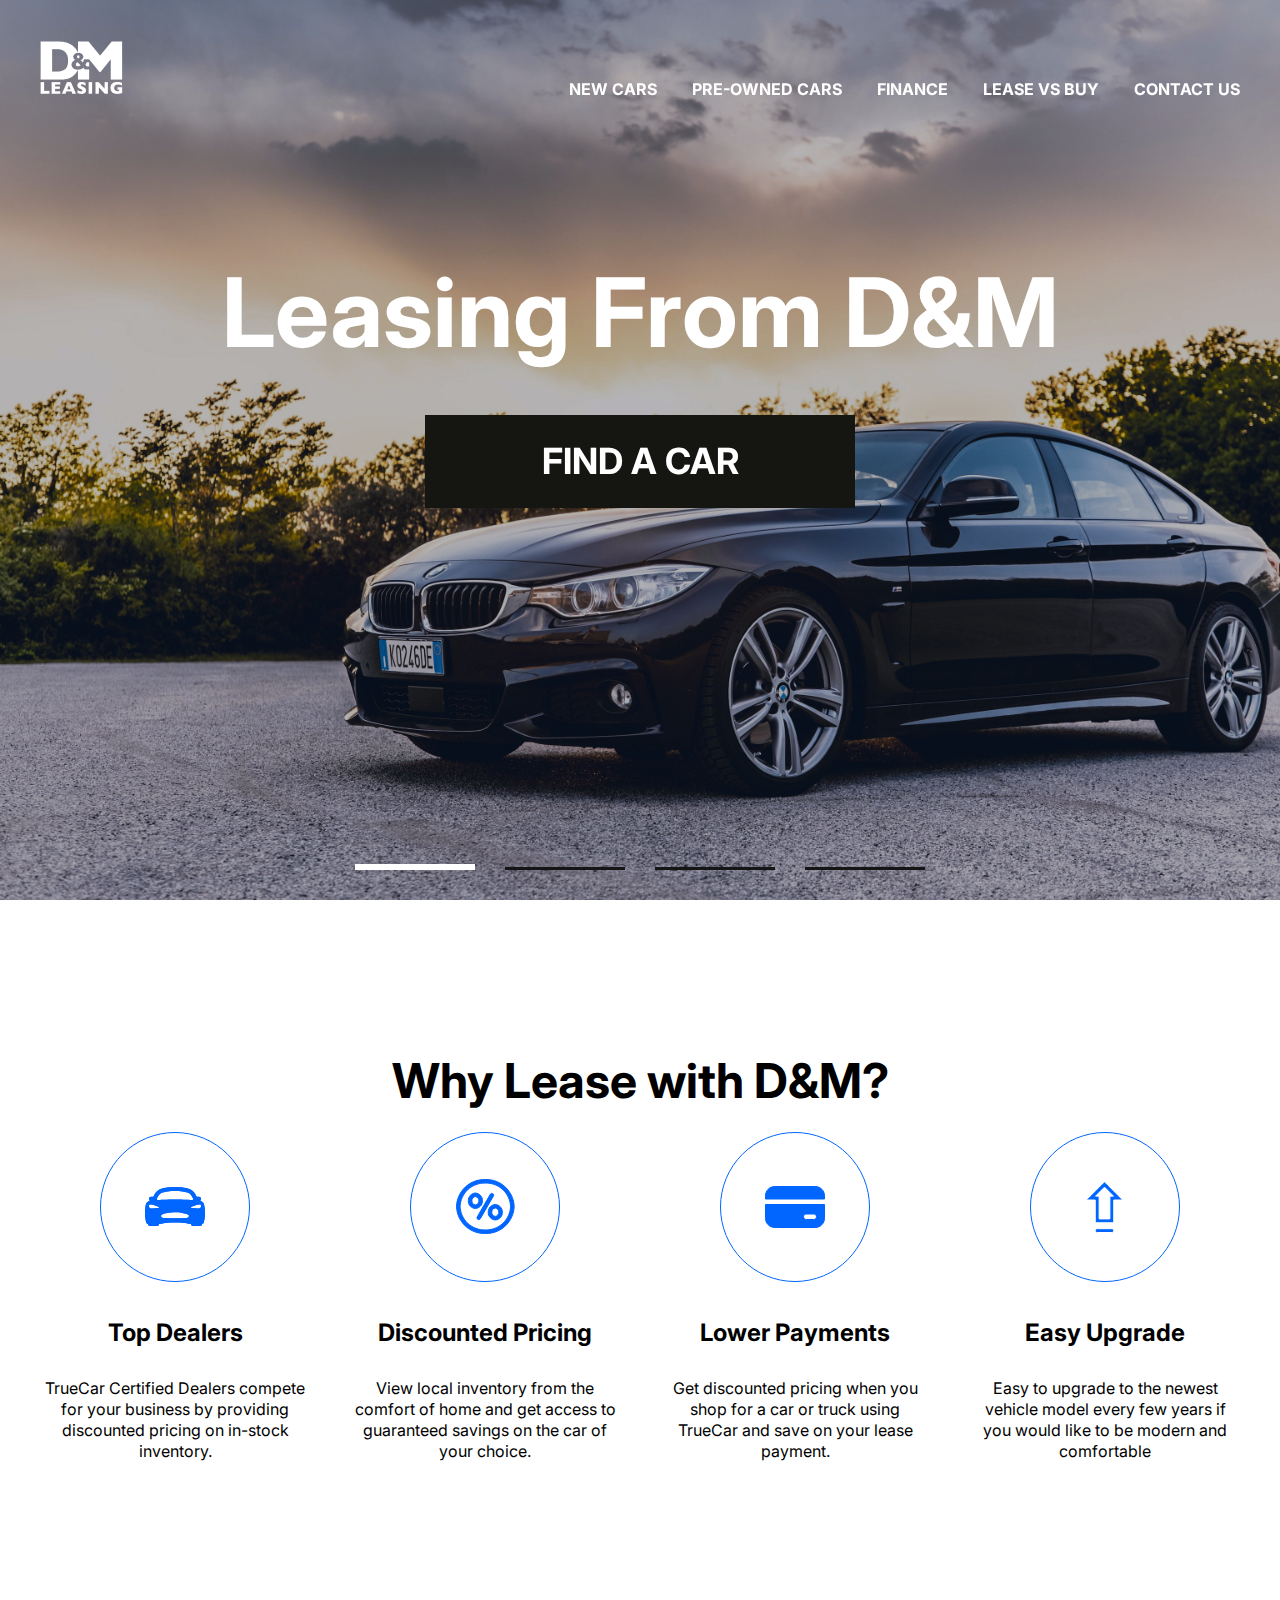
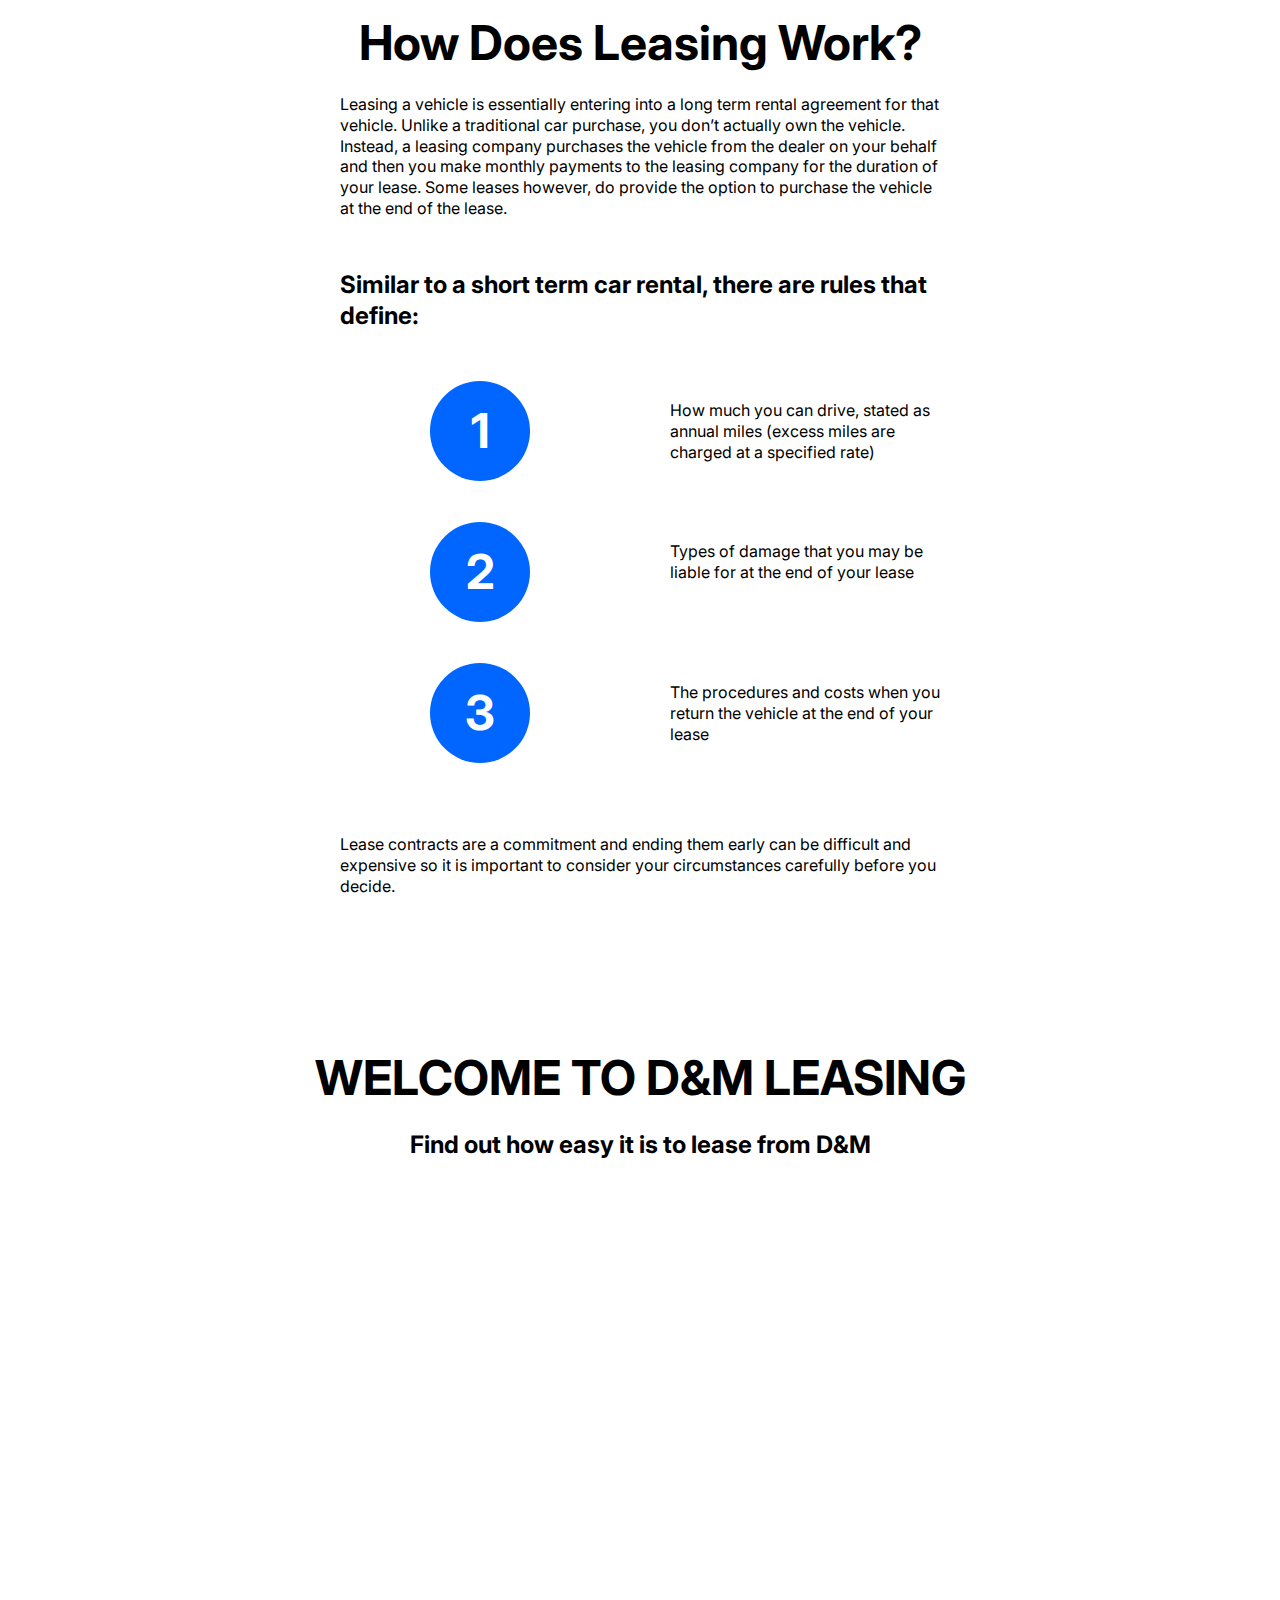
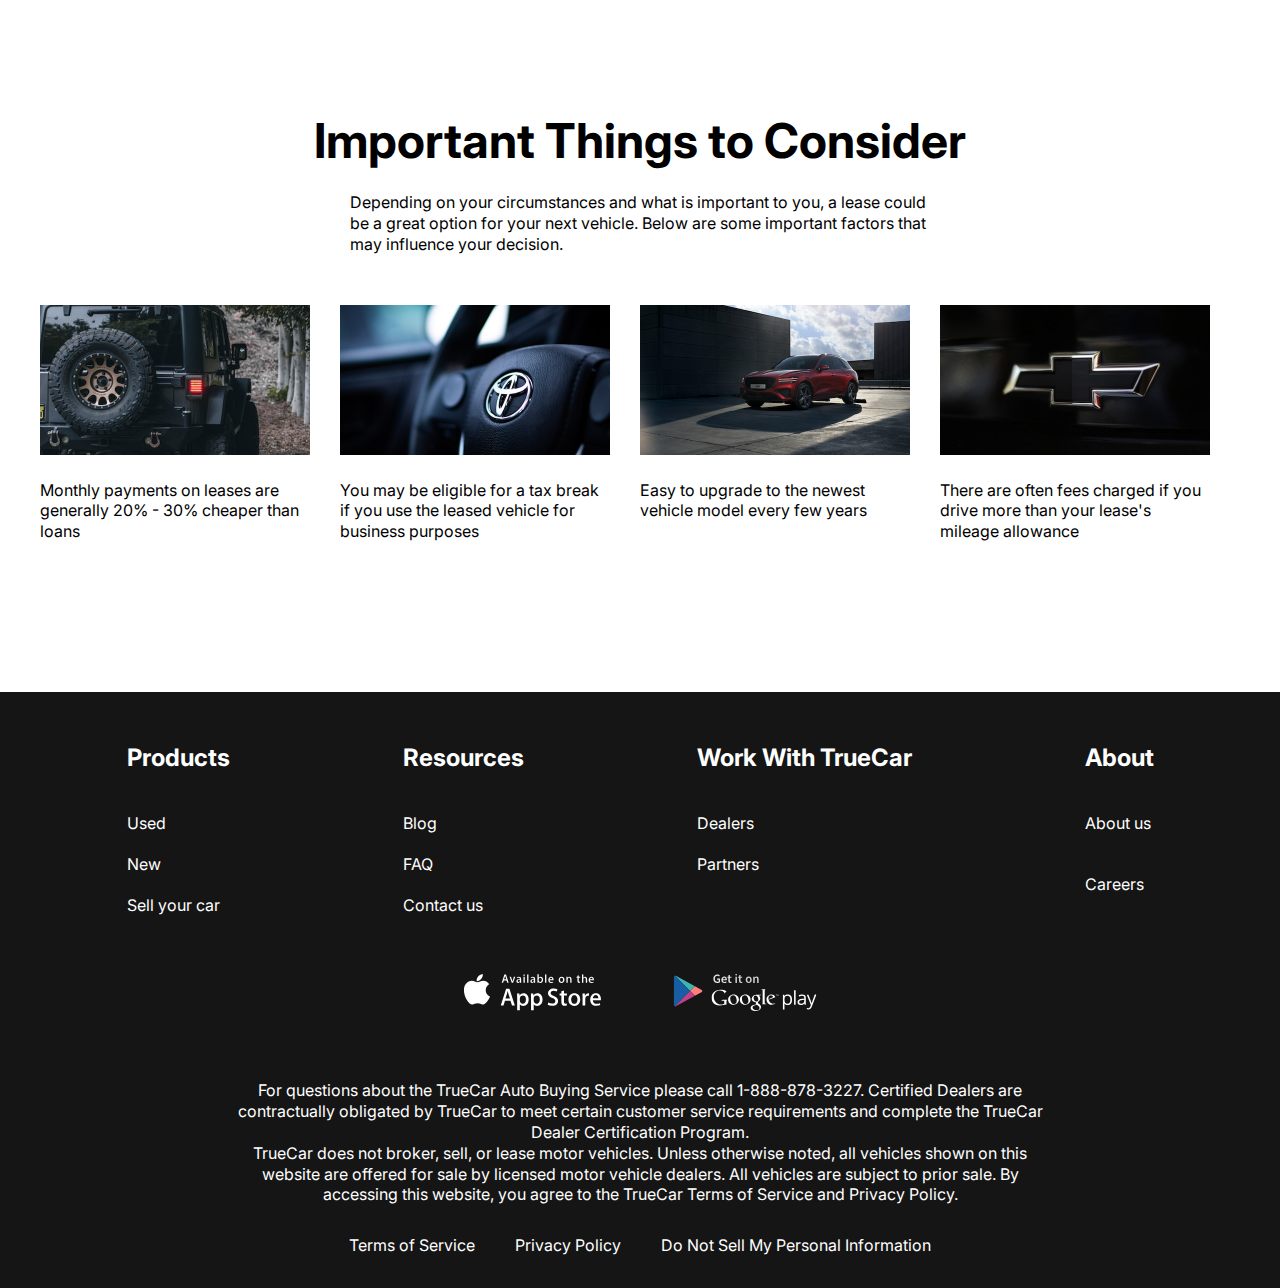
<file: index.html>
<!DOCTYPE html>
<html lang="en">
<head>
    <meta charset="UTF-8">
    <meta http-equiv="X-UA-Compatible" content="IE=edge">
    <meta name="viewport" content="width=device-width, initial-scale=1.0">

    <link rel="preconnect" href="https://fonts.googleapis.com">
    <link rel="preconnect" href="https://fonts.gstatic.com" crossorigin>
    <link href="https://fonts.googleapis.com/css2?family=Inter:wght@400;700&family=Poppins:wght@400;500;600;700&display=swap" rel="stylesheet">
    
    

    <link rel="stylesheet" href="https://cdn.jsdelivr.net/npm/swiper@9/swiper-bundle.min.css"/>
    
    <link rel="stylesheet" href="css/style.css">

    <title>Document</title>
</head>
<body>

    <div class="wrapper">
    <header class="header header-main">
        <div class="container">
            <div class="header__inner">
                <a href="#" class="logo">
                    <img src="/image/logo/Vector.png" alt="" class="logo__img">
                </a>
                <nav class="menu">
                    <button class="menu__btn">
                        <span></span>
                        <span></span>
                        <span></span>
                    </button>
                    <ul class="menu__list">
                        <li class="menu__list-item">
                            <a href="new-cars.html" class="menu__list-link">NEW CARS</a>
                        </li>
                        <li class="menu__list-item">
                            <a href="" class="menu__list-link">PRE-OWNED CARS</a>
                        </li>
                        <li class="menu__list-item">
                            <a href="" class="menu__list-link">FINANCE</a>
                        </li>
                        <li class="menu__list-item">
                            <a href="" class="menu__list-link">LEASE VS BUY</a>
                        </li>
                        <li class="menu__list-item">
                            <a href="contacts.html" class="menu__list-link">CONTACT US</a>
                        </li>
                    </ul>
                </nav>
            </div>
        </div>
    </header>



<main class="main">
    <section class="top">
        <div class="container">
            <h1 class="title">
                Leasing From D&M
            </h1>
            <a href="#" class="top__link">
                FIND A CAR  
            </a>
        </div>
    </section>


    <div class="slider">
        <div class="swiper">
            <div class="swiper-wrapper">
            <div class="swiper-slide" style="background-image: url(image/slide-1.jpg);"></div>
            <div class="swiper-slide" style="background-image: url(image/slide-1.jpg);"></div>
            <div class="swiper-slide" style="background-image: url(image/slide-1.jpg);"></div>
            <div class="swiper-slide" style="background-image: url(image/slide-1.jpg);"></div>
            </div>
            <div class="swiper-pagination"></div>
        </div>
    </div>
</main>

<section class="why-lease">
    <div class="container">
        <h2 class="section-title">
            Why Lease with D&M?
        </h2>
        <ul class="why-lease__list">
            <li class="why-lease__item">
                <img src="image/why-lease-1.svg" alt="" class="why-lease__item-img">
                <h3 class="why-lease__item-title">
                    Top Dealers
                </h3>
                <p class="why-lease__item-text">
                    TrueCar Certified Dealers compete for your business by providing discounted pricing on in-stock inventory.
                </p>
            </li>

            <li class="why-lease__item">
                <img src="image/why-lease-2.svg" alt="" class="why-lease__item-img">
                <h3 class="why-lease__item-title">
                    Discounted Pricing
                </h3>
                <p class="why-lease__item-text">
                    View local inventory from the comfort of home and get access to guaranteed savings on the car of your choice.
                </p>
            </li>

            <li class="why-lease__item">
                <img src="image/why-lease-3.svg" alt="" class="why-lease__item-img">
                <h3 class="why-lease__item-title">
                    Lower Payments
                </h3>
                <p class="why-lease__item-text">
                    Get discounted pricing when you shop for a car or truck using TrueCar and save on your lease payment.
                </p>
            </li>

            <li class="why-lease__item">
                <img src="image/why-lease-4.svg" alt="" class="why-lease__item-img">
                <h3 class="why-lease__item-title">
                    Easy Upgrade
                </h3>
                <p class="why-lease__item-text">
                    Easy to upgrade to the newest vehicle model every few years if you would like to be modern and comfortable
                </p>
            </li>
        </ul>
    </div>
</section>

<section class="how-does">
    <div class="container">
        <div class="how-does__inner">
            <h2 class="section-title">
                How Does Leasing Work?
            </h2>
            <p class="how-does_text">
                Leasing a vehicle is essentially entering into a long term rental agreement for that vehicle. Unlike a traditional car purchase, you don’t actually own the vehicle. Instead, a leasing company purchases the vehicle from the dealer on your behalf and then you make monthly payments to the leasing company for the duration of your lease. Some leases however, do provide the option to purchase the vehicle at the end of the lease.
            </p>
            <h4 class="how__does-title">
                Similar to a short term car rental, there are rules that define:
            </h4>
            <ol class="how__does-list">
               <li class="how__does-item">
                How much you can drive, stated as annual miles (excess miles are charged at a specified rate)
               </li> 

               <li class="how__does-item">
                Types of damage that you may be liable for at the end of your lease
               </li> 

               <li class="how__does-item">
                The procedures and costs when you return the vehicle at the end of your lease
               </li> 
            </ol>
            <p class="how-does_text">
                Lease contracts are a commitment and ending them early can be difficult and expensive so it is important to consider your circumstances carefully before you decide.
            </p>

        </div>
    </div>
</section>

<section class="video">
    <div class="container">
        <h2 class="section-title video__title">
            WELCOME TO D&M LEASING
        </h2>
        <p class="video__text">
            Find out how easy it is to lease from D&M
        </p>
            <iframe class="video__content" width="1000" height="500" src="https://www.youtube.com/embed/8d3rFUwCTnk?controls=0" title="YouTube video player" frameborder="0" allow="accelerometer; autoplay; clipboard-write; encrypted-media; gyroscope; picture-in-picture; web-share" allowfullscreen></iframe>
        
    </div>
</section>

<section class="important">
    <div class="container">
        <h2 class="section-title">
            Important Things to Consider
        </h2>
        <p class="important-text">
            Depending on your circumstances and what is important to you, a lease could be a great option for your next vehicle. Below are some important factors that may influence your decision.
        </p>
        <ul class="important__list">
            <li class="important__item">
              <img src="image/imp-1.jpg" alt="" class="important__item-img">
              <p class="important__item-text">Monthly payments on leases are generally 20% - 30% cheaper than loans</p> 
            </li>
            <li class="important__item">
              <img src="image/imp-2.jpg" alt="" class="important__item-img">
              <p class="important__item-text">You may be eligible for a tax break if you use the leased vehicle for business purposes</p> 
            </li>
            <li class="important__item">
              <img src="image/imp-3.jpg" alt="" class="important__item-img">
              <p class="important__item-text">Easy to upgrade to the newest vehicle model every few years</p> 
            </li>
            <li class="important__item">
              <img src="image/imp-4.jpg" alt="" class="important__item-img">
              <p class="important__item-text">There are often fees charged if you drive more than your lease's mileage allowance</p> 
            </li>
        </ul>
    </div>
</section>

<footer class="footer">
    <div class="container">
        <nav class="footer__menu">
            <ul class="footer__menu-list">
                <li class="footer__menu-item"><p class="footer__menu-title">Products</p></li>
                <li class="footer__menu-item"><a href="#" class="footer__menu-link">Used</a></li>
                <li class="footer__menu-item"><a href="#" class="footer__menu-link">New</a></li>
                <li class="footer__menu-item"><a href="#" class="footer__menu-link">Sell your car</a></li>
            </ul>
            
            <ul class="footer__menu-list">
                <li class="footer__menu-item"><p class="footer__menu-title">Resources</p></li>
                <li class="footer__menu-item"><a href="#" class="footer__menu-link">Blog</a></li>
                <li class="footer__menu-item"><a href="#" class="footer__menu-link">FAQ</a></li>
                <li class="footer__menu-item"><a href="#" class="footer__menu-link">Contact us</a></li>
            </ul>

            <ul class="footer__menu-list">
                <li class="footer__menu-item"><p class="footer__menu-title">Work With TrueCar</p></li>
                <li class="footer__menu-item"><a href="#" class="footer__menu-link">Dealers</a></li>
                <li class="footer__menu-item"><a href="#" class="footer__menu-link">Partners</a></li>
                <li class="footer__menu-item"><a href="#" class="footer__menu-link"></a></li>
            </ul>

            <ul class="footer__menu-list">
                <li class="footer__menu-item"><p class="footer__menu-title">About</p></li>
                <li class="footer__menu-item"><a href="#" class="footer__menu-link">About us</a></li>
                <li class="footer__menu-item"><a href="#" class="footer__menu-link"Team></a></li>
                <li class="footer__menu-item"><a href="#" class="footer__menu-link">Careers</a></li>
            </ul>
        </nav>
        <ul class="app">
            <li class="app__item">
                <a class="app__item-link" href="#">
                    <img class="app__item-img" src="image/appstore.svg" alt="">
                </a>
            </li>
            <li class="app__item">
                <a class="app__item-link" href="#">
                    <img class="app__item-img" src="image/googleplay.svg" alt="">
                </a>
            </li>
        </ul>
        <div class="footer__copy">
            <p class="footer__copy-text">
                For questions about the TrueCar Auto Buying Service please call 1-888-878-3227.
                Certified Dealers are contractually obligated by TrueCar to meet certain customer service requirements and complete the TrueCar Dealer Certification Program.
            </p>
            <p class="footer__copy-text">
                TrueCar does not broker, sell, or lease motor vehicles. Unless otherwise noted, all vehicles shown on this website are offered for sale by licensed motor vehicle dealers. All vehicles are subject to prior sale. By accessing this website, you agree to the TrueCar Terms of Service and Privacy Policy.
            </p>
        </div>
        <nav class="copy__nav">
            <ul class="copy__nav-list">
               <li class="copy__nav-item"><a href="#" class="copy__nav-link">Terms of Service</a></li>
               <li class="copy__nav-item"><a href="#" class="copy__nav-link"></a>Privacy Policy</li>
               <li class="copy__nav-item"><a href="#" class="copy__nav-link">Do Not Sell My Personal Information</a></li>
               
            </ul>
        </nav>
    </div>
</footer>
</div>
<script src="https://cdn.jsdelivr.net/npm/swiper@9.2.4/swiper-bundle.min.js"></script>
<script src="log.js"></script>

</body>
</html>
</file>
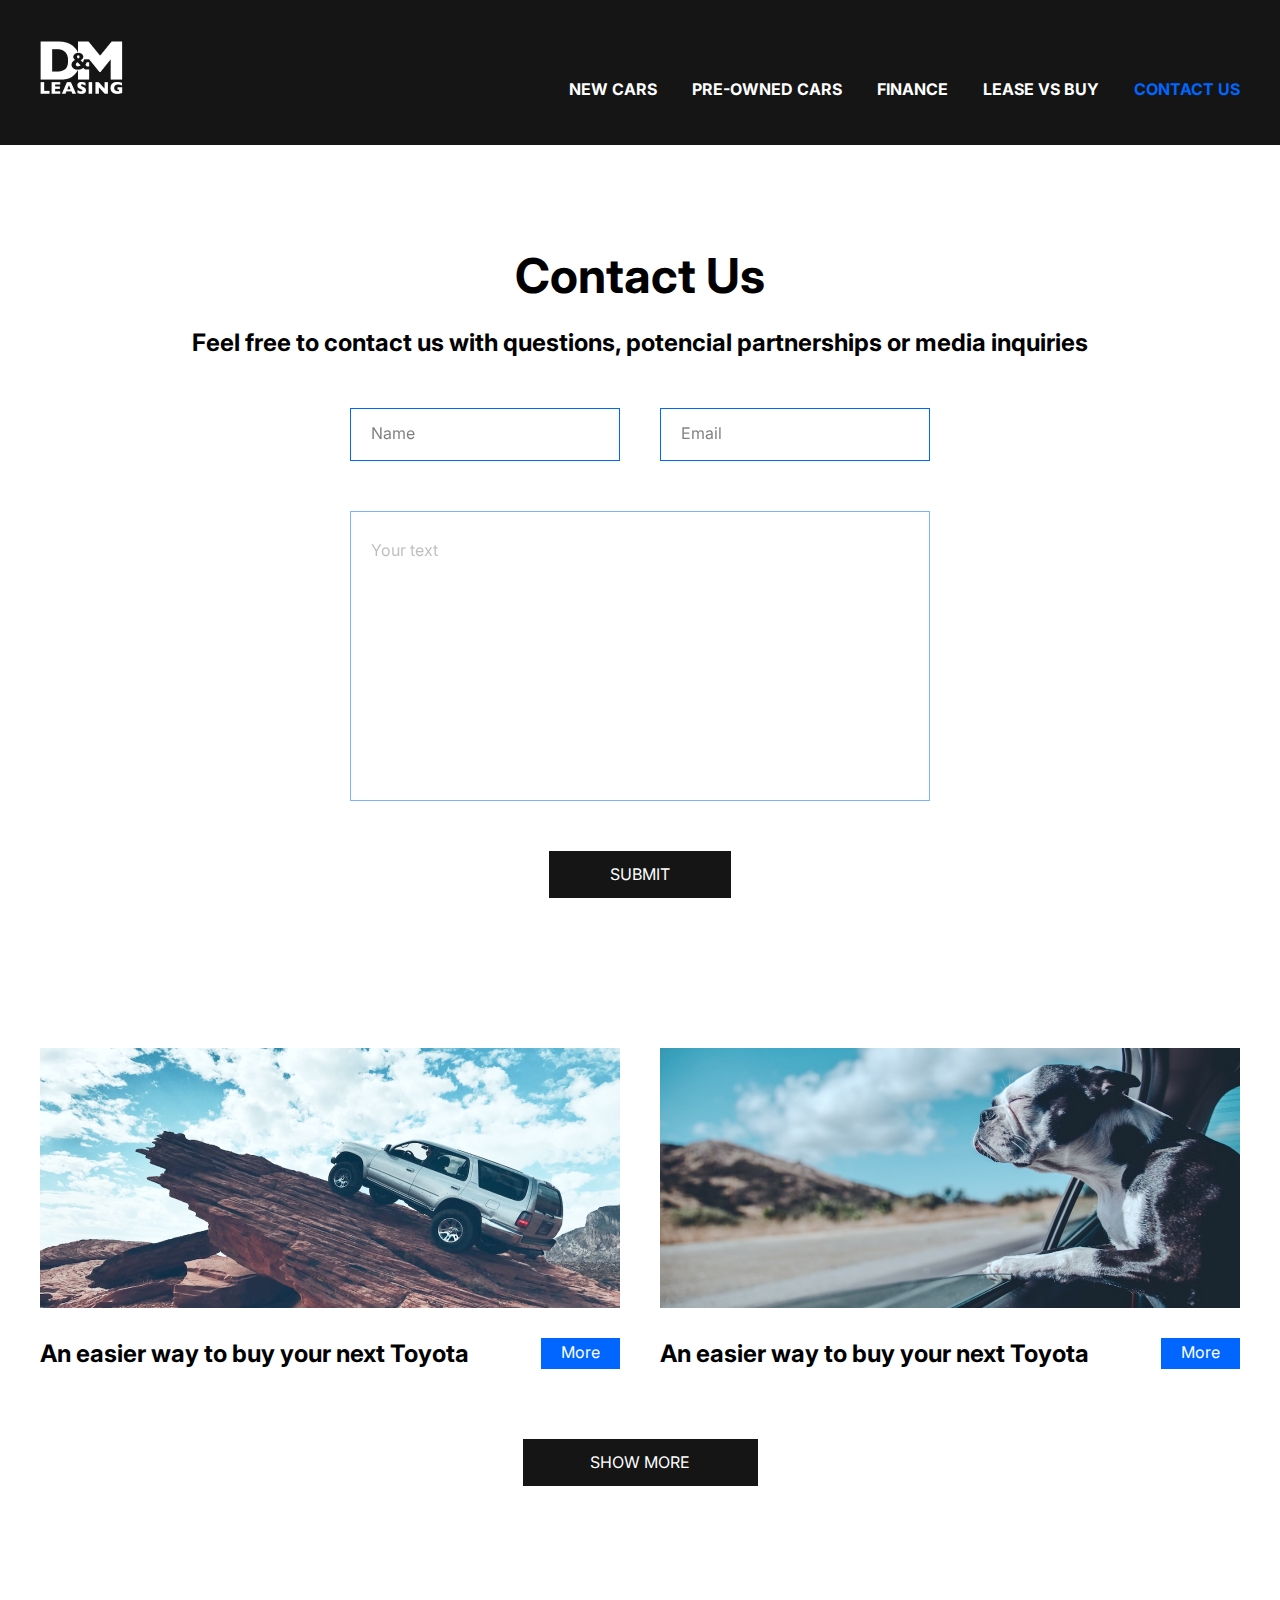
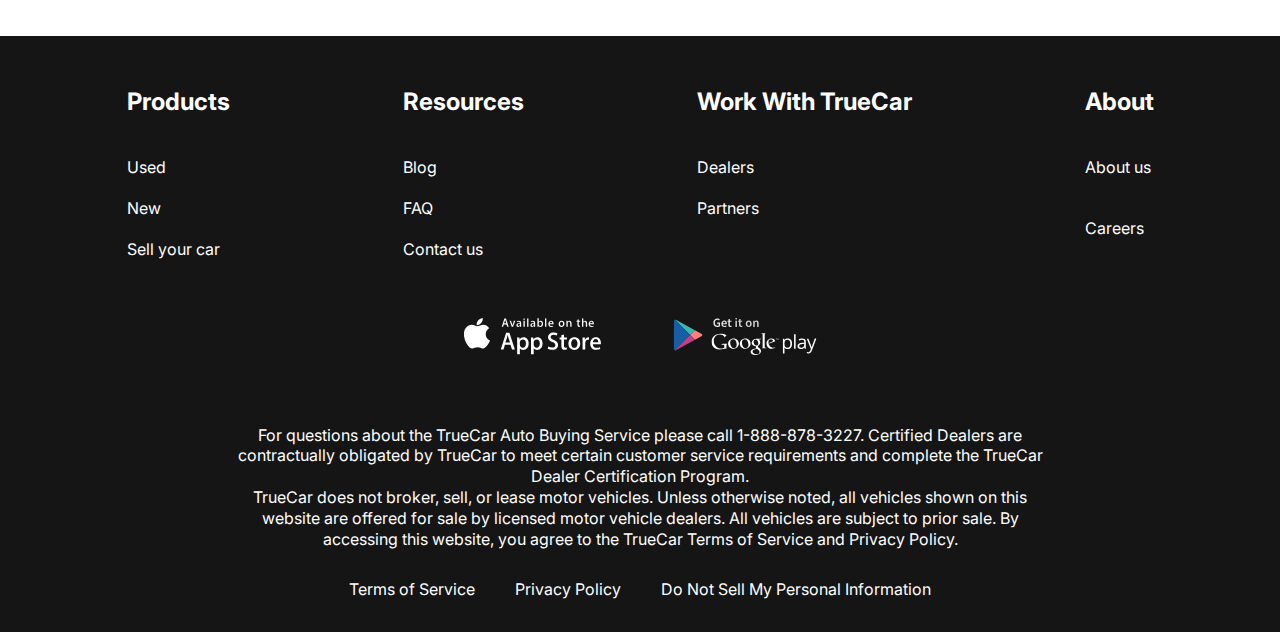
<file: contacts.html>
<!DOCTYPE html>
<html lang="en">
<head>
    <meta charset="UTF-8">
    <meta http-equiv="X-UA-Compatible" content="IE=edge">
    <meta name="viewport" content="width=device-width, initial-scale=1.0">
    <link rel="preconnect" href="https://fonts.googleapis.com">
    <link rel="preconnect" href="https://fonts.gstatic.com" crossorigin>
    <link href="https://fonts.googleapis.com/css2?family=Inter:wght@400;700&family=Poppins:wght@400;500;600;700&display=swap" rel="stylesheet">
    <link rel="stylesheet" href="css/style.css">
    <title>Document</title>
</head>

<body>
    <div class="wrapper">
    <div class="header">
        <div class="container">
            <div class="header__inner">
                <a href="index.html" class="logo">
                    <img src="/image/logo/Vector.png" alt="" class="logo__img">
                </a>
                <nav class="menu">
                    <button class="menu__btn">
                        <span></span>
                        <span></span>
                        <span></span>
                    </button>
                    <ul class="menu__list">
                        <li class="menu__list-item">
                            <a href="new-cars.html" class="menu__list-link">NEW CARS</a>
                        </li>
                        <li class="menu__list-item">
                            <a href="" class="menu__list-link">PRE-OWNED CARS</a>
                        </li>
                        <li class="menu__list-item">
                            <a href="" class="menu__list-link">FINANCE</a>
                        </li>
                        <li class="menu__list-item">
                            <a href="" class="menu__list-link">LEASE VS BUY</a>
                        </li>
                        <li class="menu__list-item">
                            <a href="" class="menu__list-link menu__list-link--active">CONTACT US</a>
                        </li>
                    </ul>
                </nav>
            </div>
        </div>
    </div>



<main class="main">
    <section class="contacts">
        <div class="container">
            <h2 class="section-title">Contact Us</h2>
            <p class="contacts__text">
                Feel free to contact us with questions, potencial partnerships or media inquiries
            </p>
            <form class="form" action="">
                <input class="form__input" type="text" placeholder="Name">
                <input class="form__input" type="email" placeholder="Email">
                <textarea class="form__textarea" placeholder="Your text"></textarea>
                <button class="form__btn" type="submit" >SUBMIT</button>
            </form>
        </div>
    </section>

    <section class="blog">
        <div class="container">
            <div class="blog__items">
                <div class="blog__item">
                    <img src="image/blog-1.jpg" alt="" class="blog-item-img">
                    <h4 class="blog__item-title">
                        An easier way to buy your next Toyota
                    </h4>
                    <a href="" class="blog__item-link">More</a>
                </div>

                <div class="blog__item">
                    <img src="image/blog-2.jpg" alt="" class="blog-item-img">
                    <h4 class="blog__item-title">
                        An easier way to buy your next Toyota
                    </h4>
                    <a href="" class="blog__item-link">More</a>
                </div>
            </div>
            <a href="#" class="showmore-link">SHOW MORE</a>
        </div>
    </section>

</main>


<footer class="footer">
    <div class="container">
        <nav class="footer__menu">
            <ul class="footer__menu-list">
                <li class="footer__menu-item"><p class="footer__menu-title">Products</p></li>
                <li class="footer__menu-item"><a href="#" class="footer__menu-link">Used</a></li>
                <li class="footer__menu-item"><a href="#" class="footer__menu-link">New</a></li>
                <li class="footer__menu-item"><a href="#" class="footer__menu-link">Sell your car</a></li>
            </ul>
            
            <ul class="footer__menu-list">
                <li class="footer__menu-item"><p class="footer__menu-title">Resources</p></li>
                <li class="footer__menu-item"><a href="#" class="footer__menu-link">Blog</a></li>
                <li class="footer__menu-item"><a href="#" class="footer__menu-link">FAQ</a></li>
                <li class="footer__menu-item"><a href="#" class="footer__menu-link">Contact us</a></li>
            </ul>

            <ul class="footer__menu-list">
                <li class="footer__menu-item"><p class="footer__menu-title">Work With TrueCar</p></li>
                <li class="footer__menu-item"><a href="#" class="footer__menu-link">Dealers</a></li>
                <li class="footer__menu-item"><a href="#" class="footer__menu-link">Partners</a></li>
                <li class="footer__menu-item"><a href="#" class="footer__menu-link"></a></li>
            </ul>

            <ul class="footer__menu-list">
                <li class="footer__menu-item"><p class="footer__menu-title">About</p></li>
                <li class="footer__menu-item"><a href="#" class="footer__menu-link">About us</a></li>
                <li class="footer__menu-item"><a href="#" class="footer__menu-link"Team></a></li>
                <li class="footer__menu-item"><a href="#" class="footer__menu-link">Careers</a></li>
            </ul>
        </nav>
        <ul class="app">
            <li class="app__item">
                <a class="app__item-link" href="#">
                    <img class="app__item-img" src="image/appstore.svg" alt="">
                </a>
            </li>
            <li class="app__item">
                <a class="app__item-link" href="#">
                    <img class="app__item-img" src="image/googleplay.svg" alt="">
                </a>
            </li>
        </ul>
        <div class="footer__copy">
            <p class="footer__copy-text">
                For questions about the TrueCar Auto Buying Service please call 1-888-878-3227.
                Certified Dealers are contractually obligated by TrueCar to meet certain customer service requirements and complete the TrueCar Dealer Certification Program.
            </p>
            <p class="footer__copy-text">
                TrueCar does not broker, sell, or lease motor vehicles. Unless otherwise noted, all vehicles shown on this website are offered for sale by licensed motor vehicle dealers. All vehicles are subject to prior sale. By accessing this website, you agree to the TrueCar Terms of Service and Privacy Policy.
            </p>
        </div>
        <nav class="copy__nav">
            <ul class="copy__nav-list">
               <li class="copy__nav-item"><a href="#" class="copy__nav-link">Terms of Service</a></li>
               <li class="copy__nav-item"><a href="#" class="copy__nav-link"></a>Privacy Policy</li>
               <li class="copy__nav-item"><a href="#" class="copy__nav-link">Do Not Sell My Personal Information</a></li>
               
            </ul>
        </nav>
    </div>
</footer>
</div>
<script src="log.js"></script>
</body>
</html>
</file>
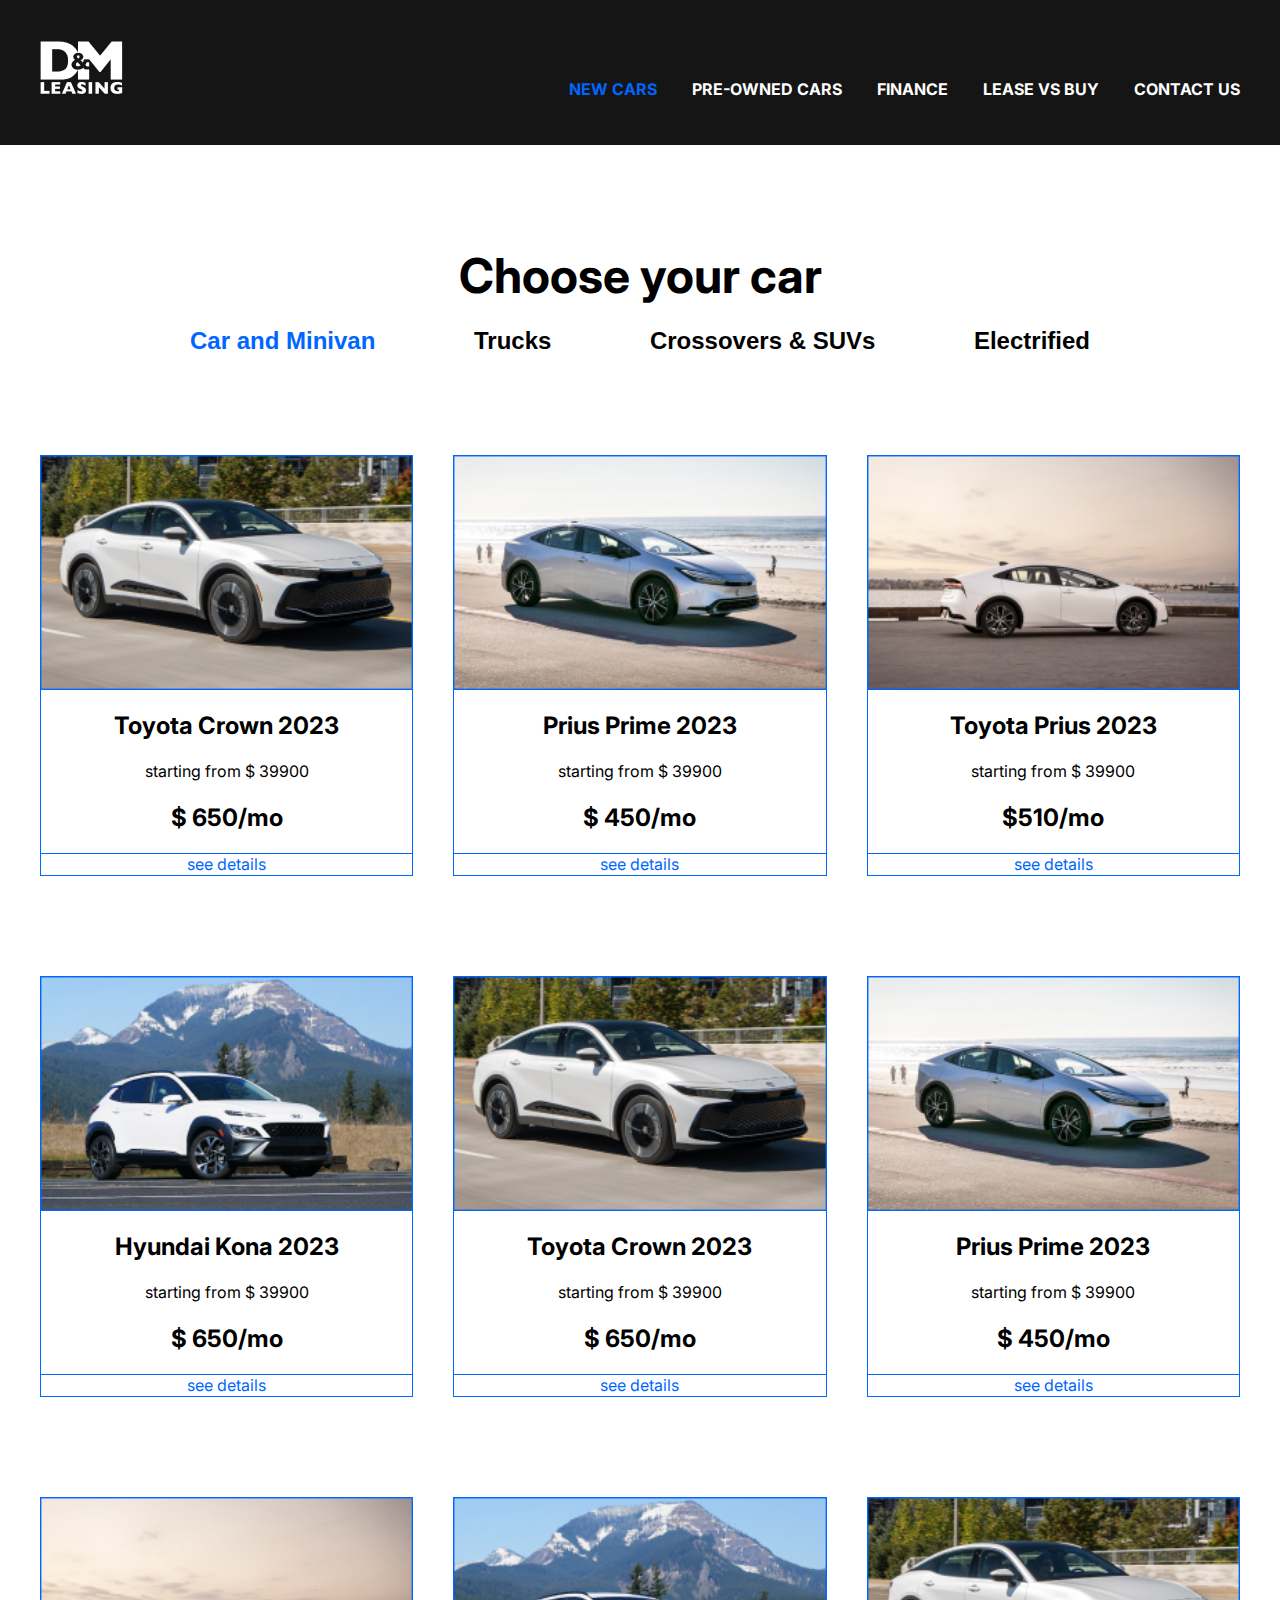
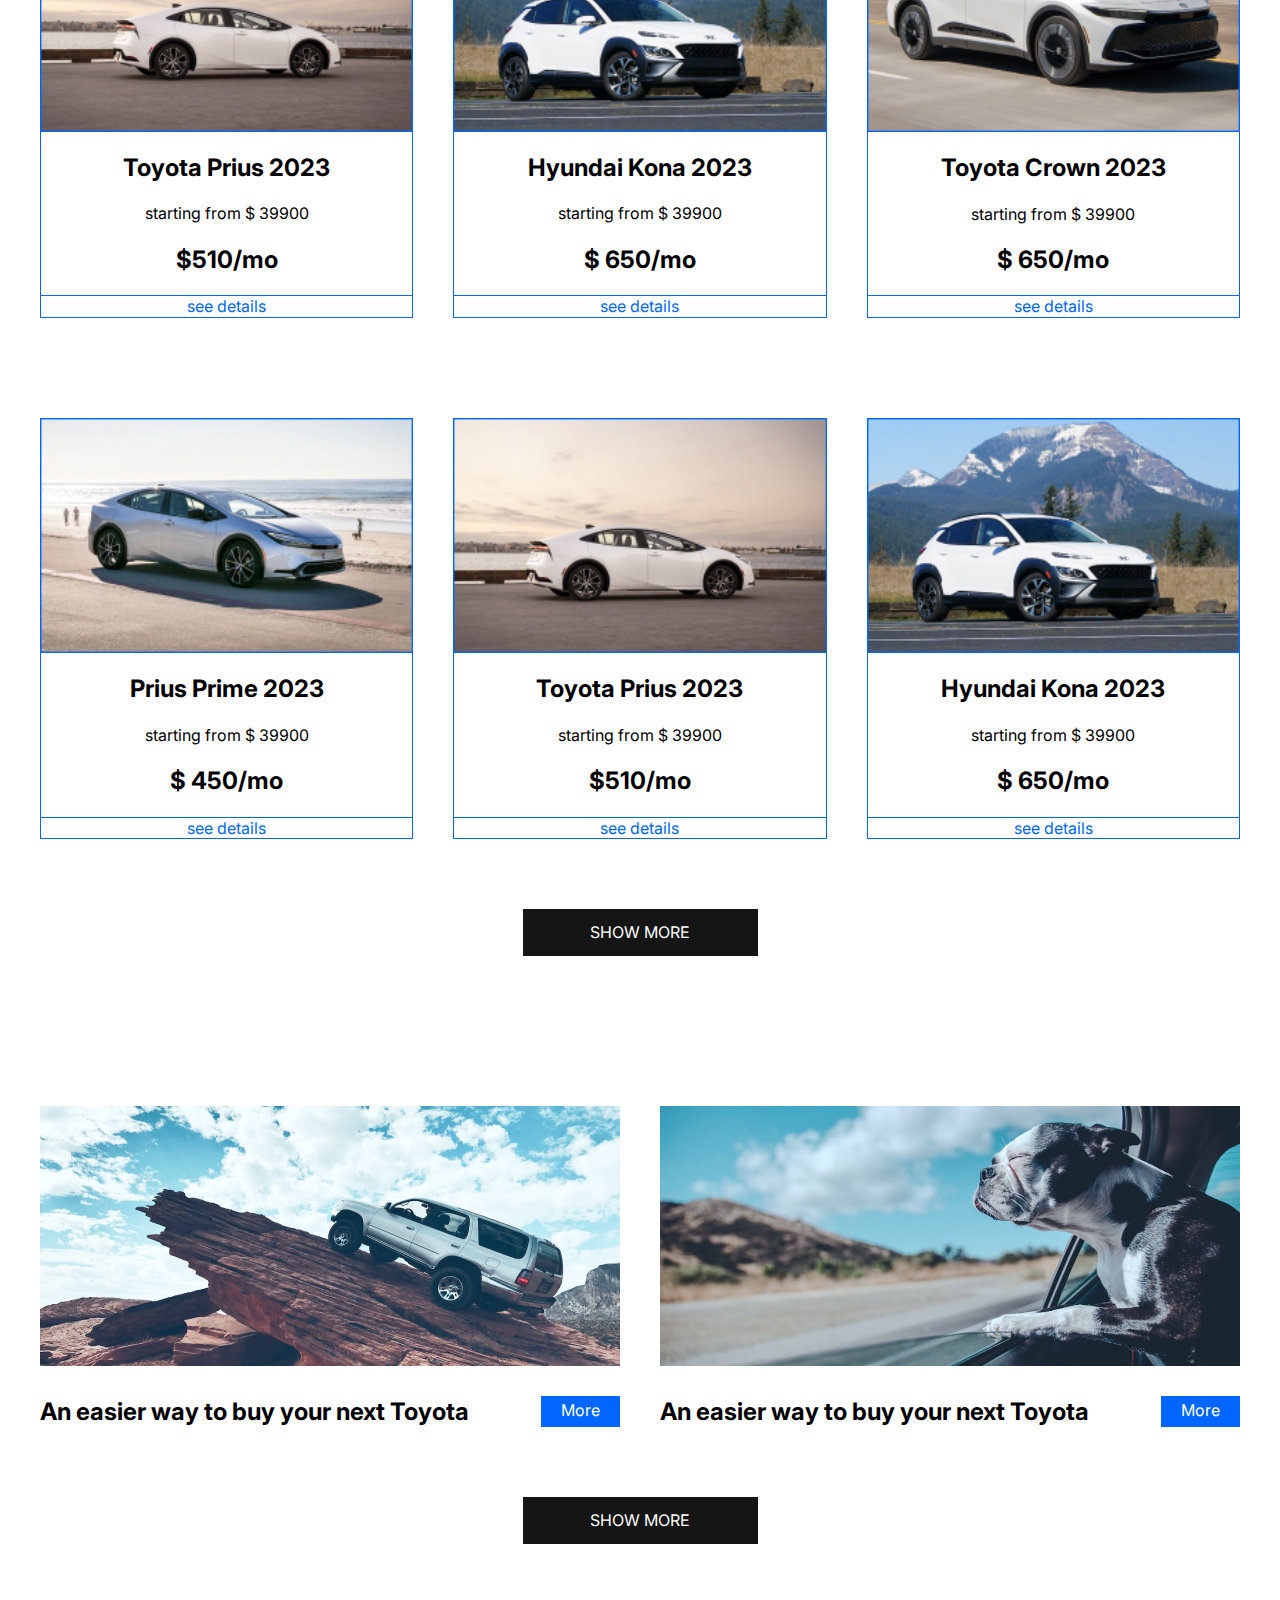
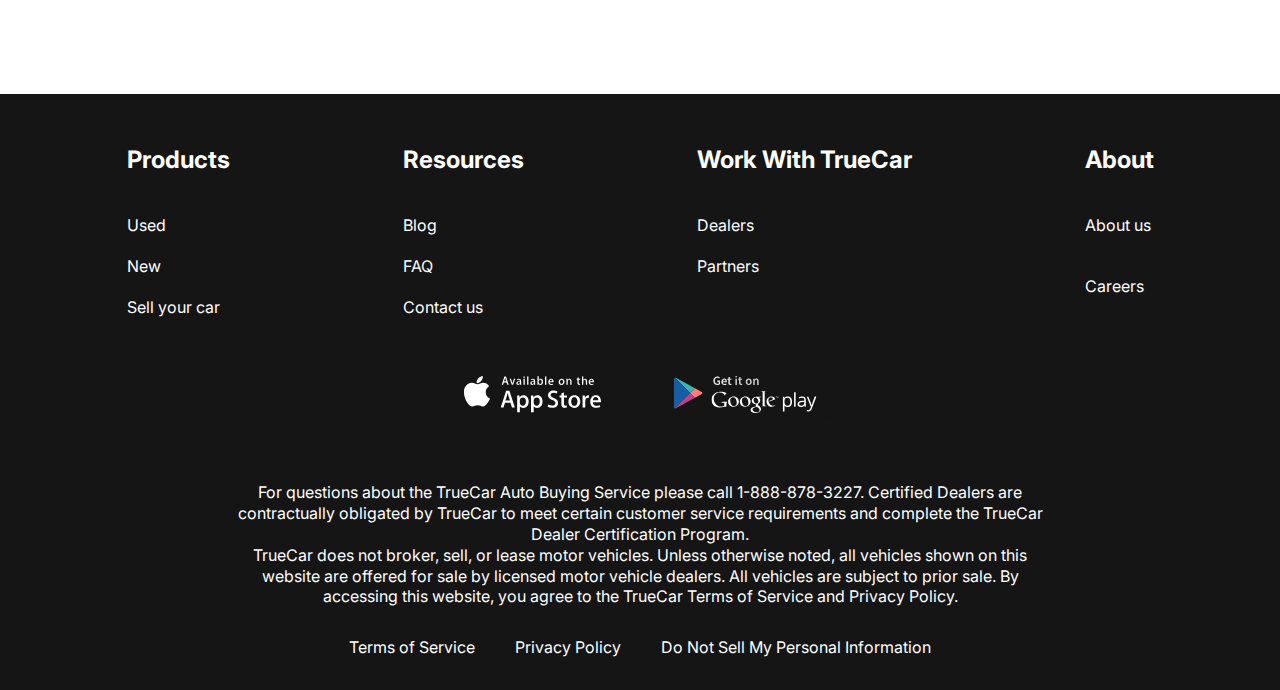
<file: new-cars.html>
<!DOCTYPE html>
<html lang="en">
<head>
    <meta charset="UTF-8">
    <meta http-equiv="X-UA-Compatible" content="IE=edge">
    <meta name="viewport" content="width=device-width, initial-scale=1.0">
    <link rel="preconnect" href="https://fonts.googleapis.com">
    <link rel="preconnect" href="https://fonts.gstatic.com" crossorigin>
    <link href="https://fonts.googleapis.com/css2?family=Inter:wght@400;700&family=Poppins:wght@400;500;600;700&display=swap" rel="stylesheet">
    <link rel="stylesheet" href="css/style.css">
    <title>Document</title>
</head>
<body>
    <div class="wrapper">
    <div class="header ">
        <div class="container">
            <div class="header__inner">
                <a href="index.html" class="logo">
                    <img src="/image/logo/Vector.png" alt="" class="logo__img">
                </a>
                <nav class="menu">

                    <button class="menu__btn">
                        <span></span>
                        <span></span>
                        <span></span>
                    </button>

                    <ul class="menu__list">
                        <li class="menu__list-item">
                            <a href="" class="menu__list-link menu__list-link--active">NEW CARS</a>
                        </li>
                        <li class="menu__list-item">
                            <a href="" class="menu__list-link">PRE-OWNED CARS</a>
                        </li>
                        <li class="menu__list-item">
                            <a href="" class="menu__list-link">FINANCE</a>
                        </li>
                        <li class="menu__list-item">
                            <a href="" class="menu__list-link">LEASE VS BUY</a>
                        </li>
                        <li class="menu__list-item">
                            <a href="contacts.html" class="menu__list-link">CONTACT US</a>
                        </li>
                    </ul>
                </nav>
            </div>
        </div>
    </div>



<main class="main">
    <section class="choose">
        <div class="container">
            <h2 class="section-title">
                Choose your car
            </h2>
            <div class="tabs">
                <div class="tabs__btn">
                    <button class="tabs__btn-item tabs__btn-item--active" data-button="content-1">Car and Minivan</button>
                    <button class="tabs__btn-item" data-button="content-2">Trucks</button>
                    <button class="tabs__btn-item" data-button="content-3">Crossovers & SUVs</button>
                    <button class="tabs__btn-item" data-button="content-4">Electrified</button>
                </div>


                <div class="tabs__content">
                    <div class="tabs__content-item tabs__content-item--active" id="content-1">
                        <div class="car-card">
                            <img src="image/card-1.jpg" alt="" class="card__img">
                            <div class="card__content">
                            <h4 class="card__title">Toyota Crown 2023</h4>
                            <p class="card__text">starting from $ 39900</p>
                            <p class="card__price">$ 650/mo</p>
                            </div>
                            <a href="" class="card__link">see details</a>
                        </div>

                        <div class="car-card">
                            <img src="image/card-2.jpg" alt="" class="card__img">
                            <div class="card__content">
                            <h4 class="card__title">Prius Prime 2023</h4>
                            <p class="card__text">starting from $ 39900</p>
                            <p class="card__price"> $ 450/mo</p>
                            </div>
                            <a href="" class="card__link">see details</a>
                        </div>

                        <div class="car-card">
                            <img src="image/card-3.jpg" alt="" class="card__img">
                            <div class="card__content">
                            <h4 class="card__title">Toyota Prius 2023</h4>
                            <p class="card__text">starting from $ 39900</p>
                            <p class="card__price">$510/mo</p>
                            </div>
                            <a href="" class="card__link">see details</a>
                        </div>

                        <div class="car-card">
                            <img src="image/card-4.jpg" alt="" class="card__img">
                            <div class="card__content">
                            <h4 class="card__title">Hyundai Kona 2023</h4>
                            <p class="card__text">starting from $ 39900</p>
                            <p class="card__price">$ 650/mo</p>
                            </div>
                            <a href="" class="card__link">see details</a>
                        </div>
                    

                    
                        <div class="car-card">
                            <img src="image/card-1.jpg" alt="" class="card__img">
                            <div class="card__content">
                            <h4 class="card__title">Toyota Crown 2023</h4>
                            <p class="card__text">starting from $ 39900</p>
                            <p class="card__price">$ 650/mo</p>
                            </div>
                            <a href="" class="card__link">see details</a>
                        </div>

                        <div class="car-card">
                            <img src="image/card-2.jpg" alt="" class="card__img">
                            <div class="card__content">
                            <h4 class="card__title">Prius Prime 2023</h4>
                            <p class="card__text">starting from $ 39900</p>
                            <p class="card__price"> $ 450/mo</p>
                            </div>
                            <a href="" class="card__link">see details</a>
                        </div>

                        <div class="car-card">
                            <img src="image/card-3.jpg" alt="" class="card__img">
                            <div class="card__content">
                            <h4 class="card__title">Toyota Prius 2023</h4>
                            <p class="card__text">starting from $ 39900</p>
                            <p class="card__price">$510/mo</p>
                            </div>
                            <a href="" class="card__link">see details</a>
                        </div>

                        <div class="car-card">
                            <img src="image/card-4.jpg" alt="" class="card__img">
                            <div class="card__content">
                            <h4 class="card__title">Hyundai Kona 2023</h4>
                            <p class="card__text">starting from $ 39900</p>
                            <p class="card__price">$ 650/mo</p>
                            </div>
                            <a href="" class="card__link">see details</a>
                        </div>
                    

                    
                        <div class="car-card">
                            <img src="image/card-1.jpg" alt="" class="card__img">
                            <div class="card__content">
                            <h4 class="card__title">Toyota Crown 2023</h4>
                            <p class="card__text">starting from $ 39900</p>
                            <p class="card__price">$ 650/mo</p>
                            </div>
                            <a href="" class="card__link">see details</a>
                        </div>

                        <div class="car-card">
                            <img src="image/card-2.jpg" alt="" class="card__img">
                            <div class="card__content">
                            <h4 class="card__title">Prius Prime 2023</h4>
                            <p class="card__text">starting from $ 39900</p>
                            <p class="card__price"> $ 450/mo</p>
                            </div>
                            <a href="" class="card__link">see details</a>
                        </div>

                        <div class="car-card">
                            <img src="image/card-3.jpg" alt="" class="card__img">
                            <div class="card__content">
                            <h4 class="card__title">Toyota Prius 2023</h4>
                            <p class="card__text">starting from $ 39900</p>
                            <p class="card__price">$510/mo</p>
                            </div>
                            <a href="" class="card__link">see details</a>
                        </div>

                        <div class="car-card">
                            <img src="image/card-4.jpg" alt="" class="card__img">
                            <div class="card__content">
                            <h4 class="card__title">Hyundai Kona 2023</h4>
                            <p class="card__text">starting from $ 39900</p>
                            <p class="card__price">$ 650/mo</p>
                            </div>
                            <a href="" class="card__link">see details</a>
                        </div>
                    </div> 


                    <div class="tabs__content-item" id="content-2">
                        <div class="car-card">
                            <img src="image/card-1.jpg" alt="" class="card__img">
                            <div class="card__content">
                            <h4 class="card__title">Toyota Crown 2023</h4>
                            <p class="card__text">starting from $ 39900</p>
                            <p class="card__price">$ 650/mo</p>
                            </div>
                            <a href="" class="card__link">see details</a>
                        </div>

                        <div class="car-card">
                            <img src="image/card-2.jpg" alt="" class="card__img">
                            <div class="card__content">
                            <h4 class="card__title">Prius Prime 2023</h4>
                            <p class="card__text">starting from $ 39900</p>
                            <p class="card__price"> $ 450/mo</p>
                            </div>
                            <a href="" class="card__link">see details</a>
                        </div>

                        <div class="car-card">
                            <img src="image/card-3.jpg" alt="" class="card__img">
                            <div class="card__content">
                            <h4 class="card__title">Toyota Prius 2023</h4>
                            <p class="card__text">starting from $ 39900</p>
                            <p class="card__price">$510/mo</p>
                            </div>
                            <a href="" class="card__link">see details</a>
                        </div>

                        <div class="car-card">
                            <img src="image/card-4.jpg" alt="" class="card__img">
                            <div class="card__content">
                            <h4 class="card__title">Hyundai Kona 2023</h4>
                            <p class="card__text">starting from $ 39900</p>
                            <p class="card__price">$ 650/mo</p>
                            </div>
                            <a href="" class="card__link">see details</a>
                        </div>
                    
                        <div class="car-card">
                            <img src="image/card-1.jpg" alt="" class="card__img">
                            <div class="card__content">
                            <h4 class="card__title">Toyota Crown 2023</h4>
                            <p class="card__text">starting from $ 39900</p>
                            <p class="card__price">$ 650/mo</p>
                            </div>
                            <a href="" class="card__link">see details</a>
                        </div>

                        <div class="car-card">
                            <img src="image/card-2.jpg" alt="" class="card__img">
                            <div class="card__content">
                            <h4 class="card__title">Prius Prime 2023</h4>
                            <p class="card__text">starting from $ 39900</p>
                            <p class="card__price"> $ 450/mo</p>
                            </div>
                            <a href="" class="card__link">see details</a>
                        </div>

                        <div class="car-card">
                            <img src="image/card-3.jpg" alt="" class="card__img">
                            <div class="card__content">
                            <h4 class="card__title">Toyota Prius 2023</h4>
                            <p class="card__text">starting from $ 39900</p>
                            <p class="card__price">$510/mo</p>
                            </div>
                            <a href="" class="card__link">see details</a>
                        </div>

                        <div class="car-card">
                            <img src="image/card-4.jpg" alt="" class="card__img">
                            <div class="card__content">
                            <h4 class="card__title">Hyundai Kona 2023</h4>
                            <p class="card__text">starting from $ 39900</p>
                            <p class="card__price">$ 650/mo</p>
                            </div>
                            <a href="" class="card__link">see details</a>
                        </div>
                    </div>
                    

                    <div class="tabs__content-item" id="content-3">
                        
                        <div class="car-card">
                            <img src="image/card-1.jpg" alt="" class="card__img">
                            <div class="card__content">
                            <h4 class="card__title">Toyota Crown 2023</h4>
                            <p class="card__text">starting from $ 39900</p>
                            <p class="card__price">$ 650/mo</p>
                            </div>
                            <a href="" class="card__link">see details</a>
                        </div>

                        <div class="car-card">
                            <img src="image/card-2.jpg" alt="" class="card__img">
                            <div class="card__content">
                            <h4 class="card__title">Prius Prime 2023</h4>
                            <p class="card__text">starting from $ 39900</p>
                            <p class="card__price"> $ 450/mo</p>
                            </div>
                            <a href="" class="card__link">see details</a>
                        </div>

                        <div class="car-card">
                            <img src="image/card-3.jpg" alt="" class="card__img">
                            <div class="card__content">
                            <h4 class="card__title">Toyota Prius 2023</h4>
                            <p class="card__text">starting from $ 39900</p>
                            <p class="card__price">$510/mo</p>
                            </div>
                            <a href="" class="card__link">see details</a>
                        </div>

                        <div class="car-card">
                            <img src="image/card-4.jpg" alt="" class="card__img">
                            <div class="card__content">
                            <h4 class="card__title">Hyundai Kona 2023</h4>
                            <p class="card__text">starting from $ 39900</p>
                            <p class="card__price">$ 650/mo</p>
                            </div>
                            <a href="" class="card__link">see details</a>
                        </div>
                    </div>


                    <div class="tabs__content-item" id="content-4">
                        <div class="car-card">
                            <img src="image/card-1.jpg" alt="" class="card__img">
                            <div class="card__content">
                            <h4 class="card__title">Toyota Crown 2023</h4>
                            <p class="card__text">starting from $ 39900</p>
                            <p class="card__price">$ 650/mo</p>
                            </div>
                            <a href="" class="card__link">see details</a>
                        </div>  
                    </div>
                </div>
            </div>
            <a href="#" class="showmore-link">SHOW MORE</a>

        </div>
    </section>

    
    <section class="blog">
        <div class="container">
            <div class="blog__items">
                <div class="blog__item">
                    <img src="image/blog-1.jpg" alt="" class="blog-item-img">
                    <h4 class="blog__item-title">
                        An easier way to buy your next Toyota
                    </h4>
                    <a href="" class="blog__item-link">More</a>
                </div>

                <div class="blog__item">
                    <img src="image/blog-2.jpg" alt="" class="blog-item-img">
                    <h4 class="blog__item-title">
                        An easier way to buy your next Toyota
                    </h4>
                    <a href="" class="blog__item-link">More</a>
                </div>
            </div>
            <a href="#" class="showmore-link">SHOW MORE</a>
        </div>
    </section>
</main>


<footer class="footer">
    <div class="container">
        <nav class="footer__menu">
            <ul class="footer__menu-list">
                <li class="footer__menu-item"><p class="footer__menu-title">Products</p></li>
                <li class="footer__menu-item"><a href="#" class="footer__menu-link">Used</a></li>
                <li class="footer__menu-item"><a href="#" class="footer__menu-link">New</a></li>
                <li class="footer__menu-item"><a href="#" class="footer__menu-link">Sell your car</a></li>
            </ul>
            
            <ul class="footer__menu-list">
                <li class="footer__menu-item"><p class="footer__menu-title">Resources</p></li>
                <li class="footer__menu-item"><a href="#" class="footer__menu-link">Blog</a></li>
                <li class="footer__menu-item"><a href="#" class="footer__menu-link">FAQ</a></li>
                <li class="footer__menu-item"><a href="#" class="footer__menu-link">Contact us</a></li>
            </ul>

            <ul class="footer__menu-list">
                <li class="footer__menu-item"><p class="footer__menu-title">Work With TrueCar</p></li>
                <li class="footer__menu-item"><a href="#" class="footer__menu-link">Dealers</a></li>
                <li class="footer__menu-item"><a href="#" class="footer__menu-link">Partners</a></li>
                <li class="footer__menu-item"><a href="#" class="footer__menu-link"></a></li>
            </ul>

            <ul class="footer__menu-list">
                <li class="footer__menu-item"><p class="footer__menu-title">About</p></li>
                <li class="footer__menu-item"><a href="#" class="footer__menu-link">About us</a></li>
                <li class="footer__menu-item"><a href="#" class="footer__menu-link"Team></a></li>
                <li class="footer__menu-item"><a href="#" class="footer__menu-link">Careers</a></li>
            </ul>
        </nav>
        <ul class="app">
            <li class="app__item">
                <a class="app__item-link" href="#">
                    <img class="app__item-img" src="image/appstore.svg" alt="">
                </a>
            </li>
            <li class="app__item">
                <a class="app__item-link" href="#">
                    <img class="app__item-img" src="image/googleplay.svg" alt="">
                </a>
            </li>
        </ul>
        <div class="footer__copy">
            <p class="footer__copy-text">
                For questions about the TrueCar Auto Buying Service please call 1-888-878-3227.
                Certified Dealers are contractually obligated by TrueCar to meet certain customer service requirements and complete the TrueCar Dealer Certification Program.
            </p>
            <p class="footer__copy-text">
                TrueCar does not broker, sell, or lease motor vehicles. Unless otherwise noted, all vehicles shown on this website are offered for sale by licensed motor vehicle dealers. All vehicles are subject to prior sale. By accessing this website, you agree to the TrueCar Terms of Service and Privacy Policy.
            </p>
        </div>
        <nav class="copy__nav">
            <ul class="copy__nav-list">
               <li class="copy__nav-item"><a href="#" class="copy__nav-link">Terms of Service</a></li>
               <li class="copy__nav-item"><a href="#" class="copy__nav-link"></a>Privacy Policy</li>
               <li class="copy__nav-item"><a href="#" class="copy__nav-link">Do Not Sell My Personal Information</a></li>
               
            </ul>
        </nav>
    </div>
</footer>
</div>
<script src="log.js"></script>
</body>
</html>
</file>
<file: css/style.css>
html{
    box-sizing: border-box;
}

*, *::after, *::before{
    box-sizing: inherit;
    margin: 0;
    padding: 0;
}

html, 
body{
    height: 100%;
}

ul{
    list-style: none;
}

a{
    text-decoration: none;
    color: inherit ;
}

.section-title {
    margin-bottom: 50px;
    font-size: 48px;
    font-weight: 700;
    text-align: center;
}

.wrapper {
    min-height: 100%;
    display: flex;
    flex-direction: column;
}

.container{
    
    max-width: 1220px;
    margin: 0 auto;
    padding: 0 10px;
}

body{
    font-weight: 400;
    font-size: 16px;
    font-family: 'inter', sans-serif;
    line-height: 1.3;
}

.header{
    background-color: #151515;
}

.header-main{
    background-color: transparent; 
    position: absolute;
    z-index: 10;
    left: 0;
    right: 0;
    
}

.header__inner{
    padding-top: 40px;
    padding-bottom: 45px;
    display: flex;
    justify-content: space-between;
    align-items: flex-end;
}

.menu__list {
    display: flex;
    gap: 35px;
    
}

.menu__list-link{
    color: #fff;
    text-transform: uppercase;
    font-weight: 700;
    font-size: 16px;
}

.menu__list-link--active{
    color:#0066ff;
}

.footer{
    background-color: #151515;
    padding: 50px 0 32px;
    color: #fff;
}



.footer__menu{
    display: flex;
    justify-content: space-around;
    margin-bottom: 50px;
}

.footer__menu-list {
    max-width: 250px;
}

.footer__menu-title{
    font-size: 24px;
    font-weight: 700;
    padding-bottom: 20px;

}




.footer__menu-item + .footer__menu-item {
    padding-top: 20px;
}

.app {
    display: flex;
    justify-content: center;
    gap: 40px;
    margin-bottom: 52px;
}

.footer__copy {
    max-width: 806px;
    margin: 0 auto 30px;
    text-align: center;
}





.copy__nav-list {
    display: flex;
    justify-content: center;
    gap: 40px;
}




/* тут наяинается main */

.main{
    flex-grow: 1;
}


.top {
    color: #fff;
    text-align: center;
    padding-top: 250px;
    padding-bottom: 50px;
    position: absolute;
    z-index: 5;
    left: 0;
    right: 0;
}



.title {

    padding-bottom: 40px;
    font-size: 96px;
    font-weight: 700;
}

.top__link {
    background-color: #151511;
    padding: 23px;
    max-width: 430px;
    width: 100%;
    display: inline-block;
    text-transform: uppercase;
    font-size: 36px;
    font-weight: 700;
}

.swiper::after{
    content: '';
     background : rgba(21, 12, 21, .3);
     position: absolute;
     z-index: 2;
     right: 0;
     left: 0;
     bottom: 0;
     top: 0;
}



.swiper-slide {
    height: 100vh;
    background-size: cover;
    background-position: center;
    background-repeat: no-repeat;
}

.swiper-pagination-bullet{
    width: 120px;
    height: 3px;
    background-color: #151515;
    border-radius: 0;
    opacity: 1;
   
}

.swiper-horizontal>.swiper-pagination-bullets 
.swiper-pagination-bullet, .swiper-pagination-horizontal
.swiper-pagination-bullets .swiper-pagination-bullet{
     margin: 0 15px;
}


.swiper-pagination-bullets.swiper-pagination-horizontal{
    bottom: 25px;
}

.swiper-pagination-bullet-active{
    height: 6px;
    background-color: #fff;
}

                                            /* why-lease section */

.why-lease {
    padding: 150px 0;
}

.why-lease__list {
    display: grid;
    grid-template-columns: repeat(4, 1fr);
    gap: 40px;
    text-align: center;
}

.why-lease__item-img {
    margin-bottom: 30px;
}

.why-lease__item-title {
    margin-bottom: 30px;
    font-size: 24px;
    font-weight: 700;
}

.how-does {
    padding-bottom: 150px;
}
.how-does__inner {
    max-width: 600px;
    margin: 0 auto;
}

.how__does-title {
    font-size: 24px;
    font-weight: 700;
    padding-top: 50px;
}

.how__does-list{
    padding: 50px 0 70px;
    counter-reset: myCounter;
}

.how__does-item{
    list-style-type: none;
    width: 270px;
    position: relative;
    margin-left: auto;
    padding-left: 240px;
    box-sizing: content-box;
    padding:19px 0 19px 240px ;
    min-height: 63px;
}

.how__does-item + .how__does-item{
    margin-top: 40px;
}

.how__does-item::before{
    counter-increment: myCounter;
    content:counter(myCounter) ;
    display: flex;
    justify-content: center;
    align-items: center;
    background-color: #0066ff;
    font-size: 48px;
    font-weight: 700;
    width: 100px;
    height: 100px;
    border-radius: 50px;
    color: white;
    position: absolute;
    left: 0;
    top: 0;
}



.video__title {
    margin-bottom: 20px;
}


.video__text {
    font-size: 24px;
    font-weight: 700;
    margin-bottom: 50px;
    text-align: center;
}

.video__content{
    padding-bottom: 150px;
    display: block;
    margin: 0 auto;
}

                                        /* new section */

 .important {
   padding-bottom: 150px;
}

.section-title {
    margin-bottom: 20px;
}

.important-text {
    max-width: 580px;
    margin: 0 auto 50px;
}

.important__list {
    display: grid;
    grid-template-columns: repeat(4 , 1fr);
}

.important__item-img{
    margin-bottom: 20px;
}

.important__item-text {
    max-width: 270px;
}

                                        /* new site */

.contacts{
    
    padding: 100px 0 150px;
}

.section-title{
    margin-bottom: 20px;
}

.contacts__text {
    text-align: center;
    font-size: 24px;
    font-weight: 700;
    margin-bottom: 50px;
    padding: 0 100px;
}

.form {
    max-width: 580px;
    margin: 0 auto;
    display: flex;
    justify-content: space-between;
    flex-wrap: wrap;
}

.form__input {
    width: 270px;
    padding: 18px 20px;
    display: inline-block;
    border: 1px solid #0066ff;
    margin-bottom: 50px;
}

.form__input::placeholder,
.form__textarea::placeholder {
    font-weight: 400;
    font-size: 16px;
    font-family: 'inter', sans-serif;
    line-height: 1.3;
    color: #000;
    opacity: 0.5;
}

.form__textarea {
    width: 100%;
    resize: none;
    padding: 28px 20px;
    height: 290px;
    font-weight: 400;
    font-size: 16px;
    font-family: 'inter', sans-serif;
    line-height: 1.3;
    color: #000;
    opacity: 0.5;
    border: 1px solid #0066ff;
    margin-bottom: 50px;
}

.form__btn {
    text-transform: uppercase;
    color: #fff;
    background-color: #151515;
    font-weight: 400;
    font-size: 16px;
    font-family: 'inter', sans-serif;
    line-height: 1.3;
    padding: 13px 61px;
    margin: 0 auto;
    border: none;
}


.blog {
    padding-bottom: 150px;
}

.blog__items {
    display: grid;
    grid-template-columns: repeat(2, 1fr);
    gap: 40px;
    margin-bottom: 70px;
}

.blog__item {
    display: flex;
    justify-content: space-between;
    flex-wrap: wrap;
}

.blog-item-img {
    margin-bottom: 30px;
    width: 100%;
}

.blog__item-title {
    flex-basis: 446px;
    font-size: 24px;
    font-weight: 700;
}

.blog__item-link {
    color: white;
    background-color: #0066ff;
    padding: 4px 20px;
}  

.showmore-link {
    text-transform: uppercase;
    background-color: #151515;
    color: #fff;
    padding: 13px;
    width: 235px;
    margin: 0 auto;
    text-align:center ;
    display: block;
    margin-top: 70px;
    
}


.choose {
    padding: 100px 0 150px;
}

.tabs__btn {
    padding: 0 150px 100px;
    display: flex;
    justify-content: space-between;
    gap: 80px;
}

.tabs__btn-item {
    font-size: 24px;
    font-weight: 700;
    cursor: pointer;
    border: none;
    background-color: #fff;
    padding: 0;
}

.tabs__btn-item--active {
    color: #0066ff;
}

.tabs__content-item {
    display: none;
    grid-template-columns: repeat(4, 1fr);
    gap:100px 40px;
}

.tabs__content-item--active{
     display: grid;
}

.car-card {
    text-align: center;
}



.card__content {
    padding: 0 5px;
    border: 1px solid #0066ff;
    border-top: 0;
}

.card__img {
    display: block;
}

.card__title {
    font-size: 24px;
    font-weight: 700;
    margin-bottom: 20px;
    padding-top: 20px; 
}

.card__text {
   margin-bottom: 20px;
}

.card__price {
    margin-bottom: 20px;
    margin-bottom: 20px;
    font-weight: 700;
    font-size: 24px;
}

.card__link {
    display: block;
    color: #0066ff;
    border: 1px solid #0066ff;
    border-top: 0;
}

.menu__btn {
   width: 30px; 
   height: 20px;
   display: flex;
   flex-direction: column;
   justify-content: space-between;
   padding: 0;
   border: none;
   background-color: transparent;
   cursor: pointer;
   display: none;
   bottom: 20px;
}

.menu__btn span {
    height: 2px;
    background-color: #fff;
    width: 100%;
}

.card__img{
    width: 100%;
}

.tabs__content-item{
    grid-template-columns: repeat(3, 1fr);
}

/* MEDIA - Запросы */



@media(max-width:1180px){
    .important__list{
        
        gap: 30px 20px;   
    }
    .important__item-img{
        width: 100%;
    }
}

@media(max-width:1040px){
    .video__content{
        width: 100%;
    }
    .tabs__btn{
        padding: 0 0 50px;
        gap: 20px;
    }
}

@media(max-width:915px){

.title {
        padding-bottom: 30px;
        font-size: 52px;
        font-weight: 700;
    }

.top__link {
    max-width: 235px;
    width: 100%;
    font-size: 30px;
    max-height:85px;
    padding: 5px;
    }
}

@media(max-width:860px){
    .menu__btn{
        display: flex;
        align-items: center;
    }

    .menu__btn, .logo {
        position: relative;
        z-index: 10;
    }

    .menu__list{
        position: absolute;
        z-index: 5;
        background-color: #151515;
        flex-direction: column;
        top: 0;
        left: 0;
        padding-top: 200px; 
        height: 100vh;
        right: 0;
        bottom: 0;
        align-items: center;
        transform: translateY(-100%);
        transition: transform .5s;
    }

    .menu__list.menu__list--active{
        transform: translateY(0%);
    }

    .why-lease__list{
        grid-template-columns: repeat(2, 1fr);
        gap: 20px; 
    }

    .important__list{
        grid-template-columns: repeat(2, 1fr);
    }

    .tabs__content-item{
        grid-template-columns: repeat(2, 1fr);
    }
}

@media(max-width:768px){
    .swiper-pagination-bullet {
        width: 60px;
    }

    .swiper-pagination-bullet-active {
        height: 4px;
    }

    .video__content{
        height: 430px;
    }

    .footer__menu{
        display: grid;
        grid-template-columns: repeat(2, 1fr);
        gap: 40px;
        
    }
}

@media(max-width:650px){
    .tabs__content-item{
        grid-template-columns: repeat(1, 1fr);
    }
    .tabs__btn-item{
        font-size: 18px;
    }
    .blog__items{
        grid-template-columns: repeat(1, 1fr);
    }

    .contacts{
        padding: 50px 0;
    }

    .contacts__text{
        padding: 0;
    }

    .form__input{
       width: 100%;
       margin-bottom: 30px;
    }
}

@media(max-width:540px){
    .title {
        font-size: 60px;
    }

    .why-lease__list{
        grid-template-columns: repeat(1, 1fr);
    }

    .why-lease {
        padding: 50px 0;
    }

    .section-title {
        font-size: 34px;
    }

    .how-does{
        padding-bottom: 50px;
    }

    .how__does-list {
        margin: 30px 0 30px;
        padding: 30px 0 30px;
    }

    .how__does-item{
        padding: 65px 0 19px 0;
        margin-right: auto;
    }

    .how__does-item::before{
        right: 0;
        margin: 0 auto;
        width: 50px; 
        height: 50px;
        font-size: 32px;
    }
    
    .important__list{
        grid-template-columns: repeat(1, 1fr);
    }

    .app, .copy__nav-list{
        flex-direction: column;
        align-items: center;
    }

    .copy__nav-list{
        gap: 20px;
    }

    .blog__item-title{
        margin-bottom: 10px;
    }
    .blog__item-link{
        margin-left: auto;
    }

    .tabs__btn{
        flex-direction: column;
    }

    .choose{
        padding: 50px 0;
    }

    .tabs__content-item{
        gap: 40px;
    }

    .blog{
        padding-bottom: 50px;
    }
}
</file>
